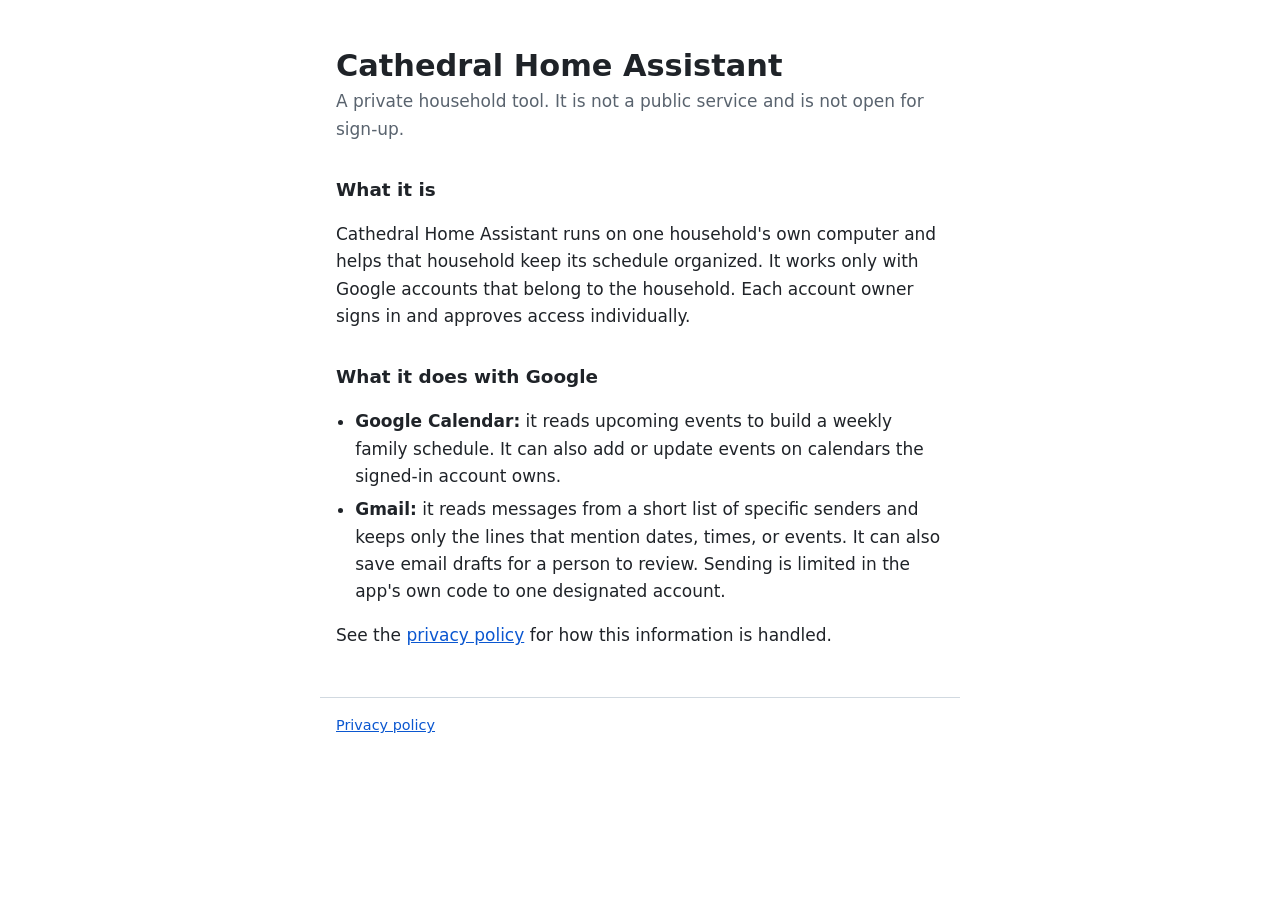
<file: index.html>
<!doctype html>
<html lang="en">
<head>
<meta charset="utf-8">
<meta name="viewport" content="width=device-width, initial-scale=1">
<title>Cathedral Home Assistant</title>
<link rel="stylesheet" href="style.css">
</head>
<body>
<main>
  <h1>Cathedral Home Assistant</h1>
  <p class="lede">A private household tool. It is not a public service and is not open for sign-up.</p>

  <h2>What it is</h2>
  <p>Cathedral Home Assistant runs on one household's own computer and helps that household keep its schedule organized. It works only with Google accounts that belong to the household. Each account owner signs in and approves access individually.</p>

  <h2>What it does with Google</h2>
  <ul>
    <li><strong>Google Calendar:</strong> it reads upcoming events to build a weekly family schedule. It can also add or update events on calendars the signed-in account owns.</li>
    <li><strong>Gmail:</strong> it reads messages from a short list of specific senders and keeps only the lines that mention dates, times, or events. It can also save email drafts for a person to review. Sending is limited in the app's own code to one designated account.</li>
  </ul>

  <p>See the <a href="privacy.html">privacy policy</a> for how this information is handled.</p>
</main>
<footer><a href="privacy.html">Privacy policy</a></footer>
</body>
</html>
</file>
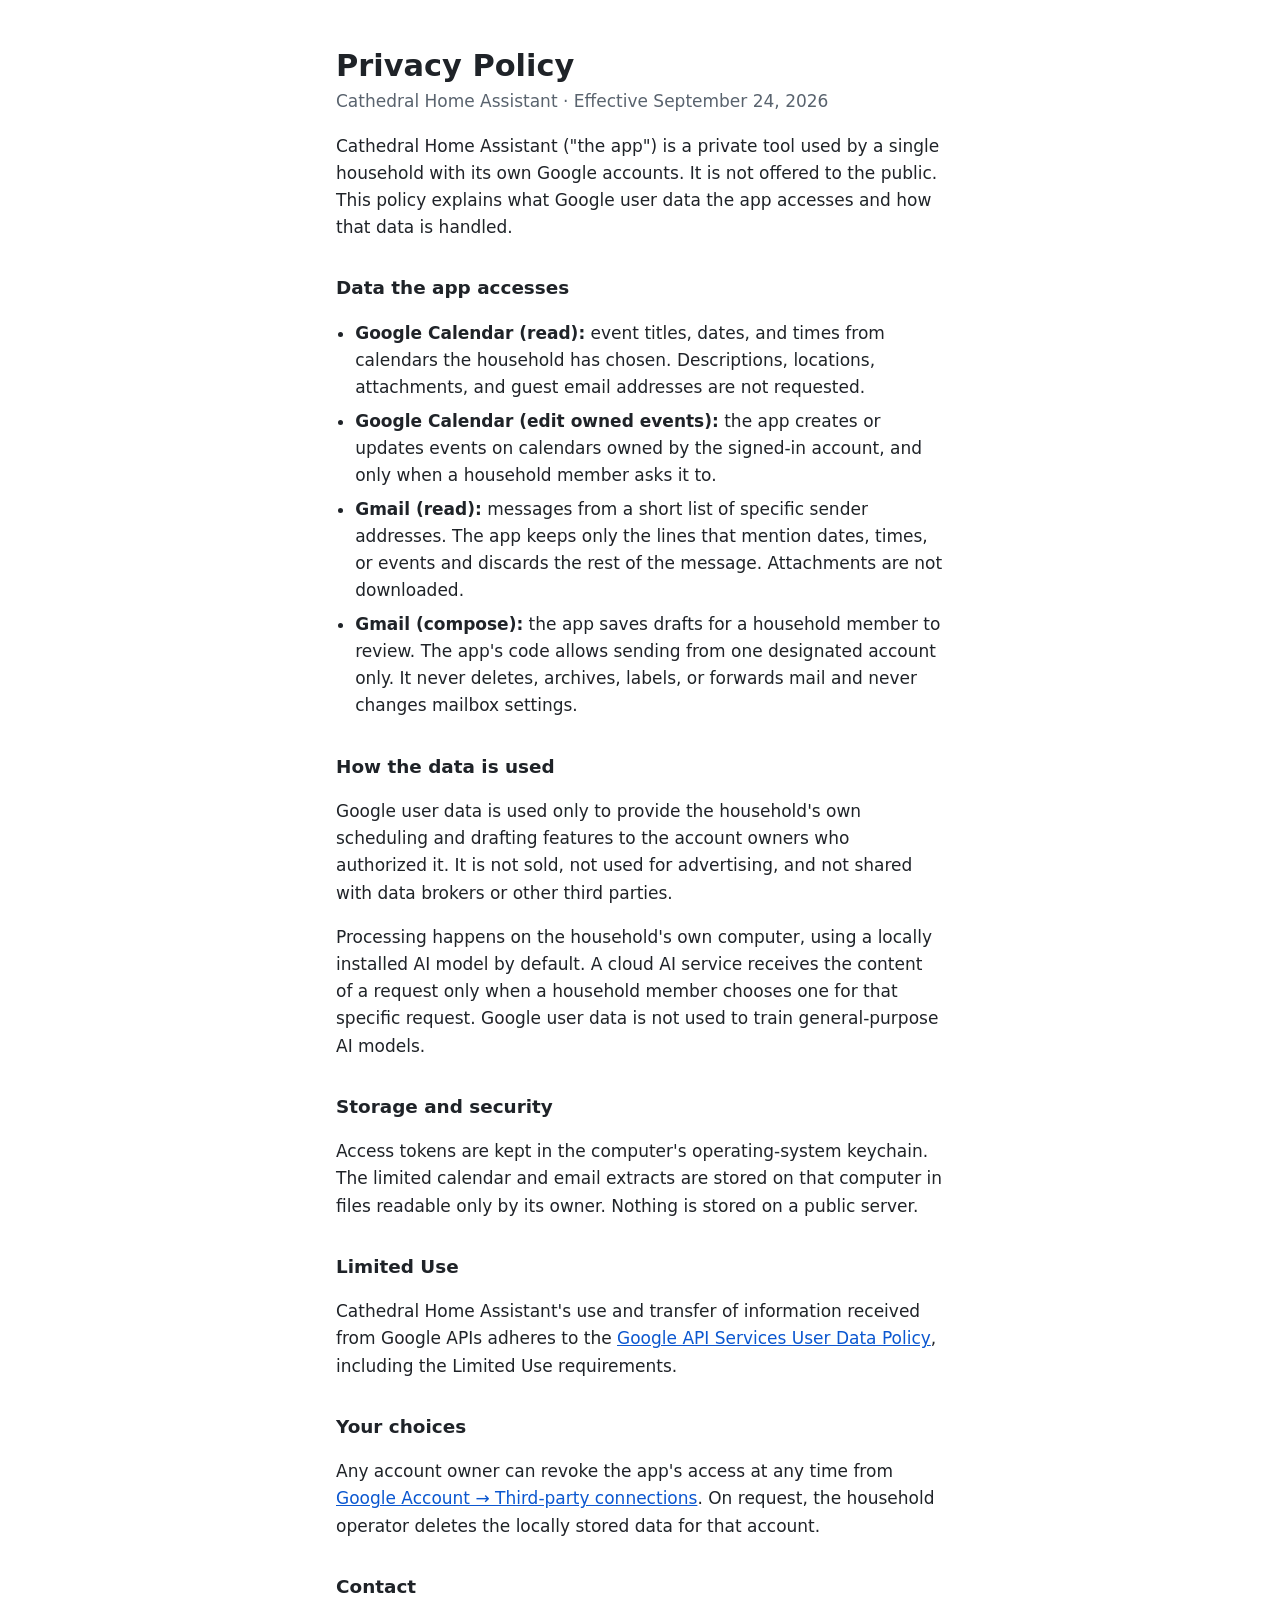
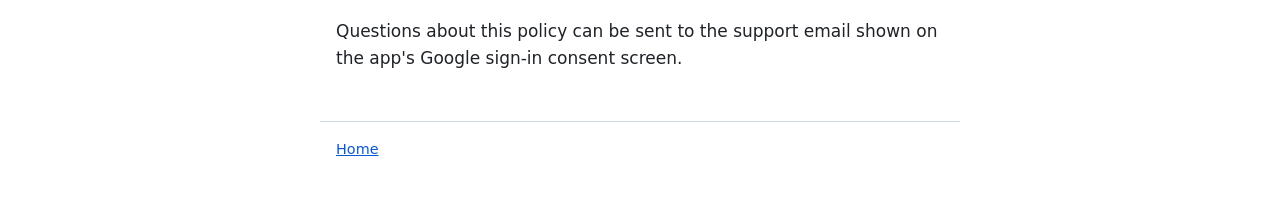
<file: privacy.html>
<!doctype html>
<html lang="en">
<head>
<meta charset="utf-8">
<meta name="viewport" content="width=device-width, initial-scale=1">
<title>Privacy Policy — Cathedral Home Assistant</title>
<link rel="stylesheet" href="style.css">
</head>
<body>
<main>
  <h1>Privacy Policy</h1>
  <p class="lede">Cathedral Home Assistant · Effective September 24, 2026</p>

  <p>Cathedral Home Assistant ("the app") is a private tool used by a single household with its own Google accounts. It is not offered to the public. This policy explains what Google user data the app accesses and how that data is handled.</p>

  <h2>Data the app accesses</h2>
  <ul>
    <li><strong>Google Calendar (read):</strong> event titles, dates, and times from calendars the household has chosen. Descriptions, locations, attachments, and guest email addresses are not requested.</li>
    <li><strong>Google Calendar (edit owned events):</strong> the app creates or updates events on calendars owned by the signed-in account, and only when a household member asks it to.</li>
    <li><strong>Gmail (read):</strong> messages from a short list of specific sender addresses. The app keeps only the lines that mention dates, times, or events and discards the rest of the message. Attachments are not downloaded.</li>
    <li><strong>Gmail (compose):</strong> the app saves drafts for a household member to review. The app's code allows sending from one designated account only. It never deletes, archives, labels, or forwards mail and never changes mailbox settings.</li>
  </ul>

  <h2>How the data is used</h2>
  <p>Google user data is used only to provide the household's own scheduling and drafting features to the account owners who authorized it. It is not sold, not used for advertising, and not shared with data brokers or other third parties.</p>
  <p>Processing happens on the household's own computer, using a locally installed AI model by default. A cloud AI service receives the content of a request only when a household member chooses one for that specific request. Google user data is not used to train general-purpose AI models.</p>

  <h2>Storage and security</h2>
  <p>Access tokens are kept in the computer's operating-system keychain. The limited calendar and email extracts are stored on that computer in files readable only by its owner. Nothing is stored on a public server.</p>

  <h2>Limited Use</h2>
  <p>Cathedral Home Assistant's use and transfer of information received from Google APIs adheres to the <a href="https://developers.google.com/terms/api-services-user-data-policy">Google API Services User Data Policy</a>, including the Limited Use requirements.</p>

  <h2>Your choices</h2>
  <p>Any account owner can revoke the app's access at any time from <a href="https://myaccount.google.com/permissions">Google Account → Third-party connections</a>. On request, the household operator deletes the locally stored data for that account.</p>

  <h2>Contact</h2>
  <p>Questions about this policy can be sent to the support email shown on the app's Google sign-in consent screen.</p>
</main>
<footer><a href="index.html">Home</a></footer>
</body>
</html>
</file>
<file: style.css>
:root { --ink: #1f2328; --muted: #59636e; --line: #d1d9e0; --link: #0b57d0; --bg: #ffffff; }
@media (prefers-color-scheme: dark) {
  :root { --ink: #e6edf3; --muted: #9198a1; --line: #3d444d; --link: #7cacf8; --bg: #0d1117; }
}
* { box-sizing: border-box; }
body { margin: 0; background: var(--bg); color: var(--ink); font: 17px/1.6 system-ui, -apple-system, "Segoe UI", sans-serif; }
main, footer { max-width: 40rem; margin: 0 auto; padding: 0 16px; }
main { padding-top: 3rem; }
h1 { font-size: 1.9rem; line-height: 1.2; margin: 0 0 .25rem; }
h2 { font-size: 1.15rem; margin: 2rem 0 .5rem; }
.lede { color: var(--muted); margin-top: 0; }
ul { padding-left: 1.2rem; }
li { margin: .4rem 0; }
a { color: var(--link); }
footer { margin-top: 3rem; padding-top: 1rem; padding-bottom: 3rem; border-top: 1px solid var(--line); font-size: .9rem; }
</file>
